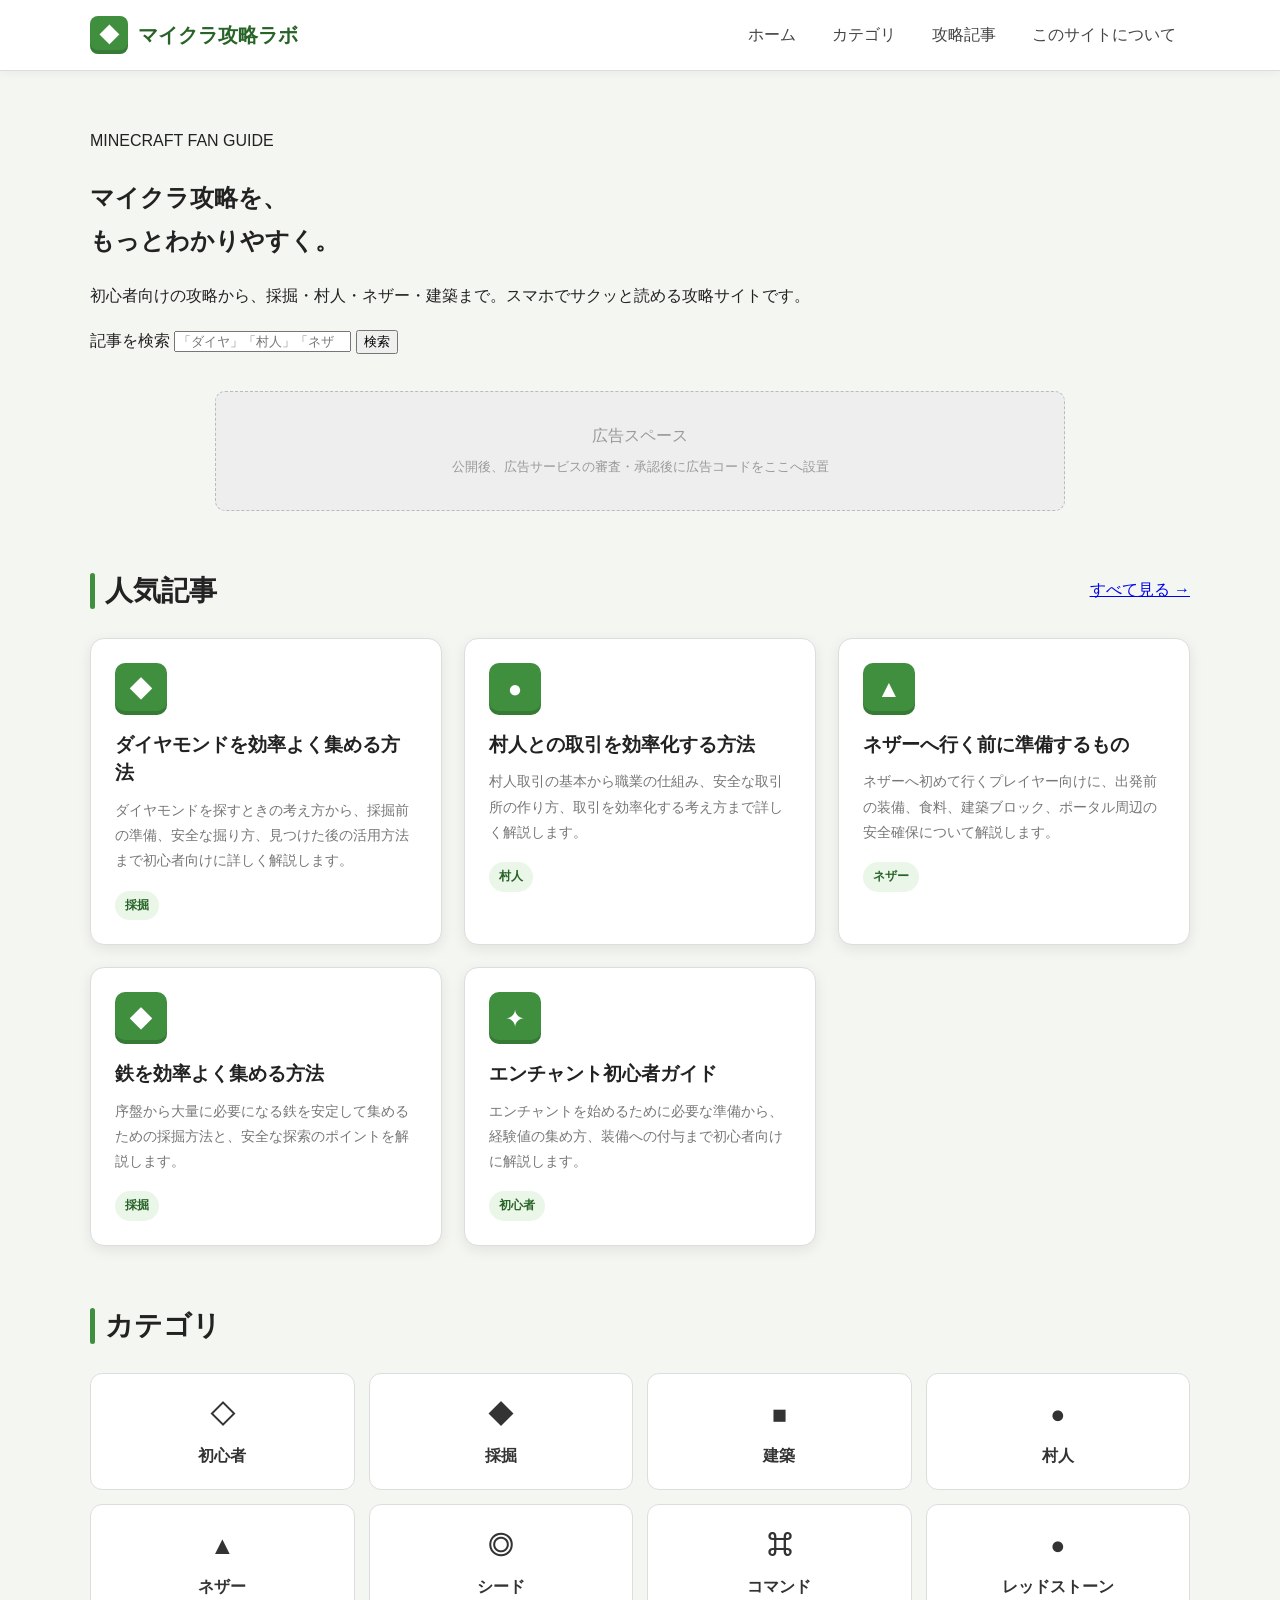
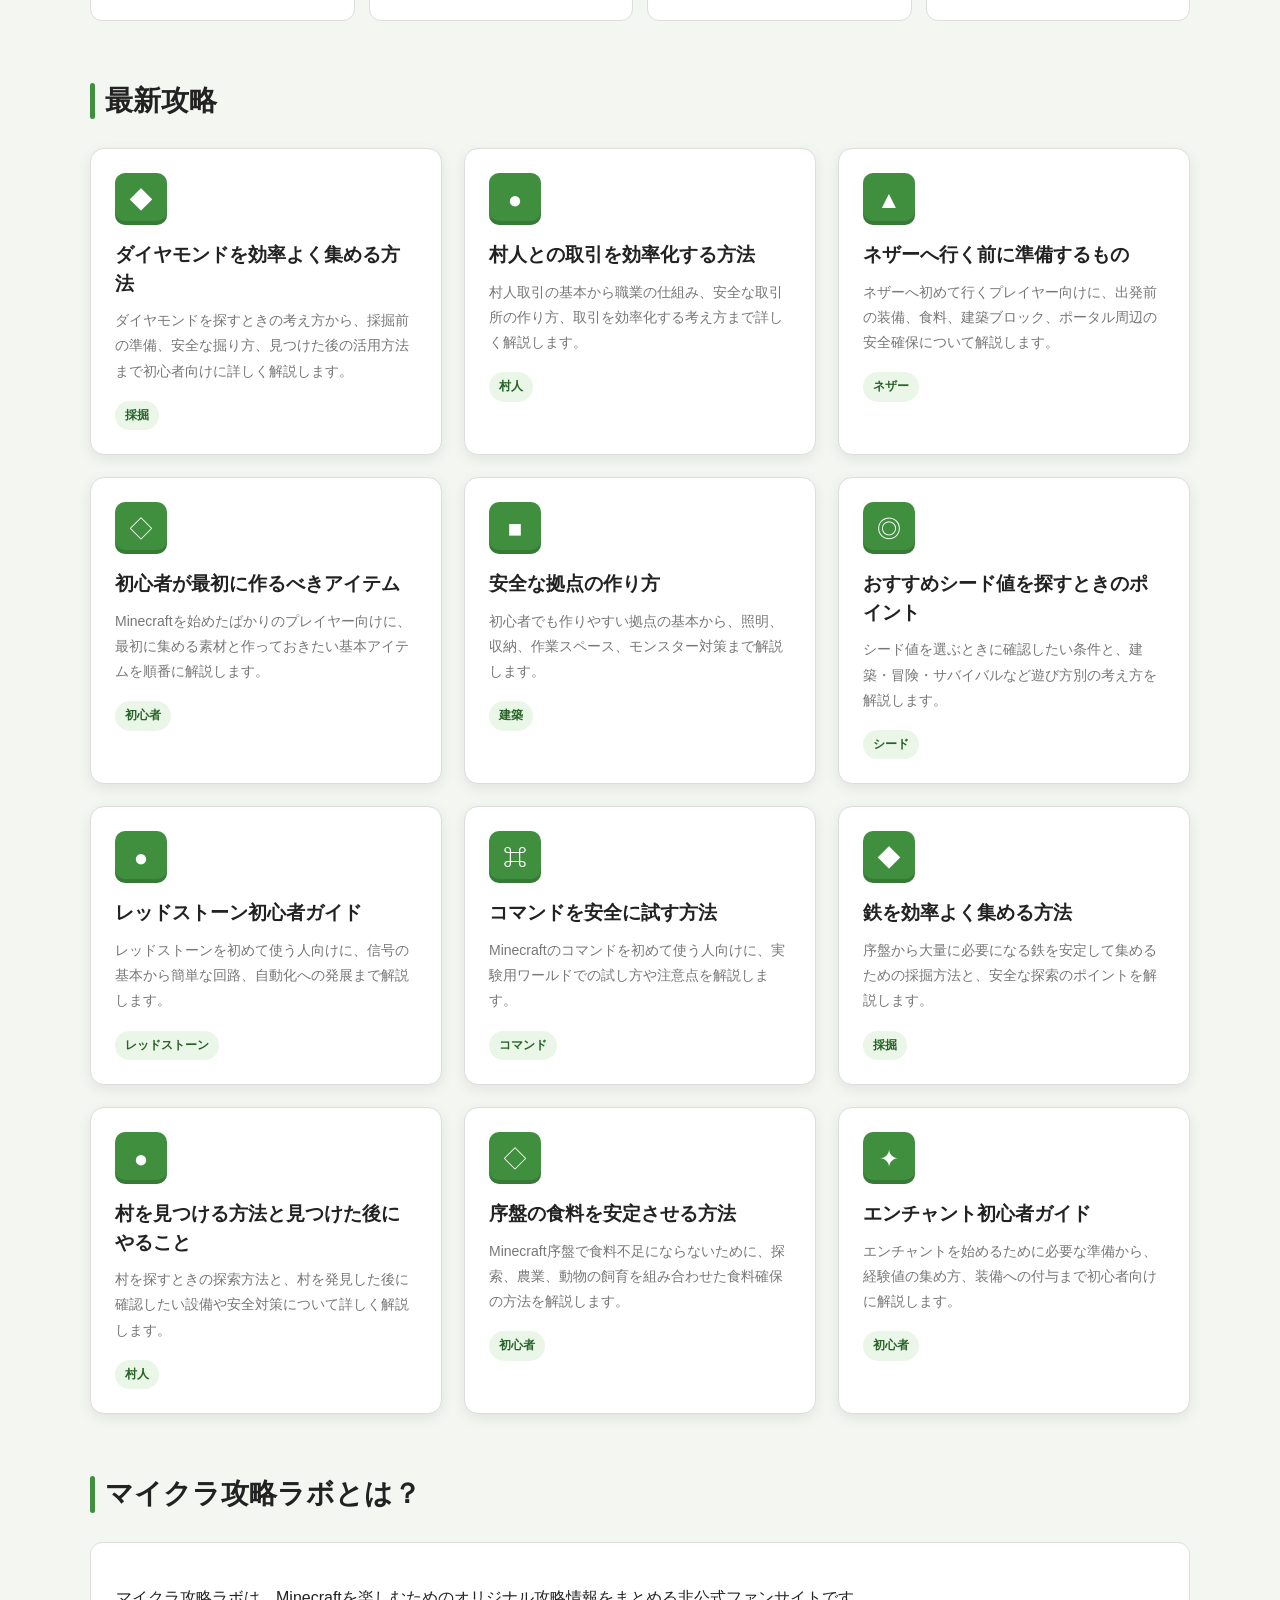
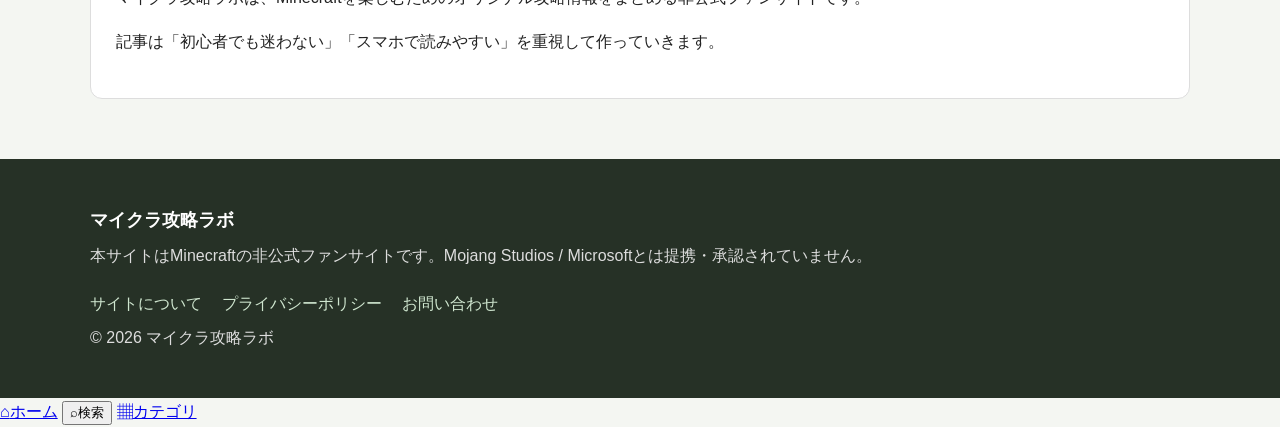
<file: index.html>
<!doctype html>
<html lang="ja">
<head>
  <meta charset="utf-8">
  <meta name="viewport" content="width=device-width,initial-scale=1">
  <meta name="description" content="マイクラ攻略ラボ。初心者向け攻略、採掘、村人、ネザー、建築、シードなどをわかりやすく紹介する非公式ファンサイトです。">
  <meta name="robots" content="index,follow">
  <meta name="theme-color" content="#2e7d32">
  <title>マイクラ攻略ラボ｜初心者から使えるMinecraft攻略サイト</title>
  <link rel="stylesheet" href="styles.css">
</head>
<body>
<header class="site-header">
  <div class="wrap header-inner">
    <a class="brand" href="./" aria-label="マイクラ攻略ラボ ホーム">
      <span class="brand-icon">◆</span><span>マイクラ攻略ラボ</span>
    </a>
    <nav class="desktop-nav" aria-label="メインナビゲーション">
      <a href="./">ホーム</a>
      <a href="#categories">カテゴリ</a>
      <a href="#latest">攻略記事</a>
      <a href="about.html">このサイトについて</a>
    </nav>
  </div>
</header>

<main class="wrap">
  <section class="hero">
    <p class="eyebrow">MINECRAFT FAN GUIDE</p>
    <h1>マイクラ攻略を、<br>もっとわかりやすく。</h1>
    <p class="hero-copy">初心者向けの攻略から、採掘・村人・ネザー・建築まで。スマホでサクッと読める攻略サイトです。</p>
    <form id="searchForm" class="search" role="search">
      <label class="sr-only" for="searchInput">記事を検索</label>
      <input id="searchInput" type="search" autocomplete="off" placeholder="「ダイヤ」「村人」「ネザー」など" />
      <button type="submit">検索</button>
    </form>
  </section>

  <section class="ad-slot" aria-label="広告">
    <span>広告スペース</span>
    <small>公開後、広告サービスの審査・承認後に広告コードをここへ設置</small>
  </section>

  <section id="searchResults" class="section hidden">
    <div class="section-head">
      <h2>検索結果</h2><button id="clearSearch" class="text-button">検索を解除</button>
    </div>
    <p id="resultMeta" class="muted"></p>
    <div id="resultGrid" class="article-grid"></div>
  </section>

  <section class="section">
    <div class="section-head"><h2>人気記事</h2><a href="#latest">すべて見る →</a></div>
    <div id="popularGrid" class="article-grid"></div>
  </section>

  <section id="categories" class="section">
    <div class="section-head"><h2>カテゴリ</h2></div>
    <div id="categoryGrid" class="category-grid"></div>
  </section>

  <section id="latest" class="section">
    <div class="section-head"><h2>最新攻略</h2></div>
    <div id="latestGrid" class="article-grid"></div>
  </section>

  <section class="section">
    <div class="section-head"><h2>マイクラ攻略ラボとは？</h2></div>
    <div class="info-card">
      <p>マイクラ攻略ラボは、Minecraftを楽しむためのオリジナル攻略情報をまとめる非公式ファンサイトです。</p>
      <p>記事は「初心者でも迷わない」「スマホで読みやすい」を重視して作っていきます。</p>
    </div>
  </section>
</main>

<footer class="site-footer">
  <div class="wrap">
    <p><strong>マイクラ攻略ラボ</strong></p>
    <p>本サイトはMinecraftの非公式ファンサイトです。Mojang Studios / Microsoftとは提携・承認されていません。</p>
    <div class="footer-links">
      <a href="about.html">サイトについて</a>
      <a href="privacy.html">プライバシーポリシー</a>
      <a href="contact.html">お問い合わせ</a>
    </div>
    <p class="copyright">© 2026 マイクラ攻略ラボ</p>
  </div>
</footer>

<nav class="bottom-nav" aria-label="スマホナビ">
  <a href="./"><span>⌂</span>ホーム</a>
  <button id="mobileSearch" type="button"><span>⌕</span>検索</button>
  <a href="#categories"><span>▦</span>カテゴリ</a>
</nav>

<script src="app.js"></script>
</body>
</html>
</file>
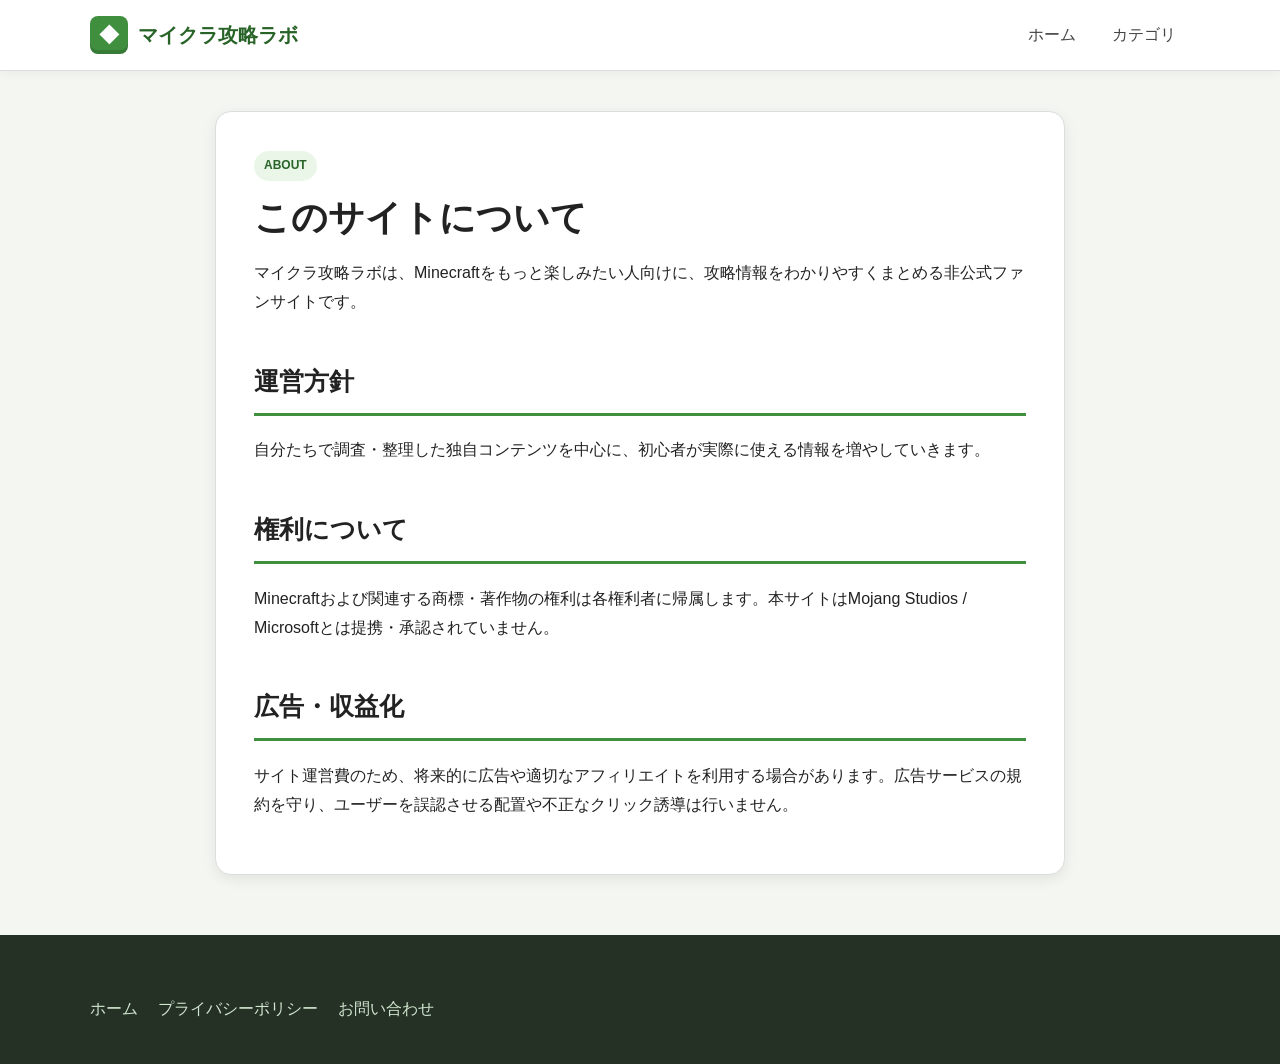
<file: about.html>
<!doctype html><html lang="ja"><head><meta charset="utf-8"><meta name="viewport" content="width=device-width,initial-scale=1"><title>このサイトについて｜マイクラ攻略ラボ</title><link rel="stylesheet" href="styles.css"></head><body>
<header class="site-header"><div class="wrap header-inner"><a class="brand" href="./"><span class="brand-icon">◆</span><span>マイクラ攻略ラボ</span></a><nav class="desktop-nav"><a href="./">ホーム</a><a href="./#categories">カテゴリ</a></nav></div></header>
<main class="wrap"><article class="article-page"><span class="tag">ABOUT</span><h1>このサイトについて</h1><p>マイクラ攻略ラボは、Minecraftをもっと楽しみたい人向けに、攻略情報をわかりやすくまとめる非公式ファンサイトです。</p><h2>運営方針</h2><p>自分たちで調査・整理した独自コンテンツを中心に、初心者が実際に使える情報を増やしていきます。</p><h2>権利について</h2><p>Minecraftおよび関連する商標・著作物の権利は各権利者に帰属します。本サイトはMojang Studios / Microsoftとは提携・承認されていません。</p><h2>広告・収益化</h2><p>サイト運営費のため、将来的に広告や適切なアフィリエイトを利用する場合があります。広告サービスの規約を守り、ユーザーを誤認させる配置や不正なクリック誘導は行いません。</p></article></main>
<footer class="site-footer"><div class="wrap"><div class="footer-links"><a href="./">ホーム</a><a href="privacy.html">プライバシーポリシー</a><a href="contact.html">お問い合わせ</a></div></div></footer></body></html>
</file>
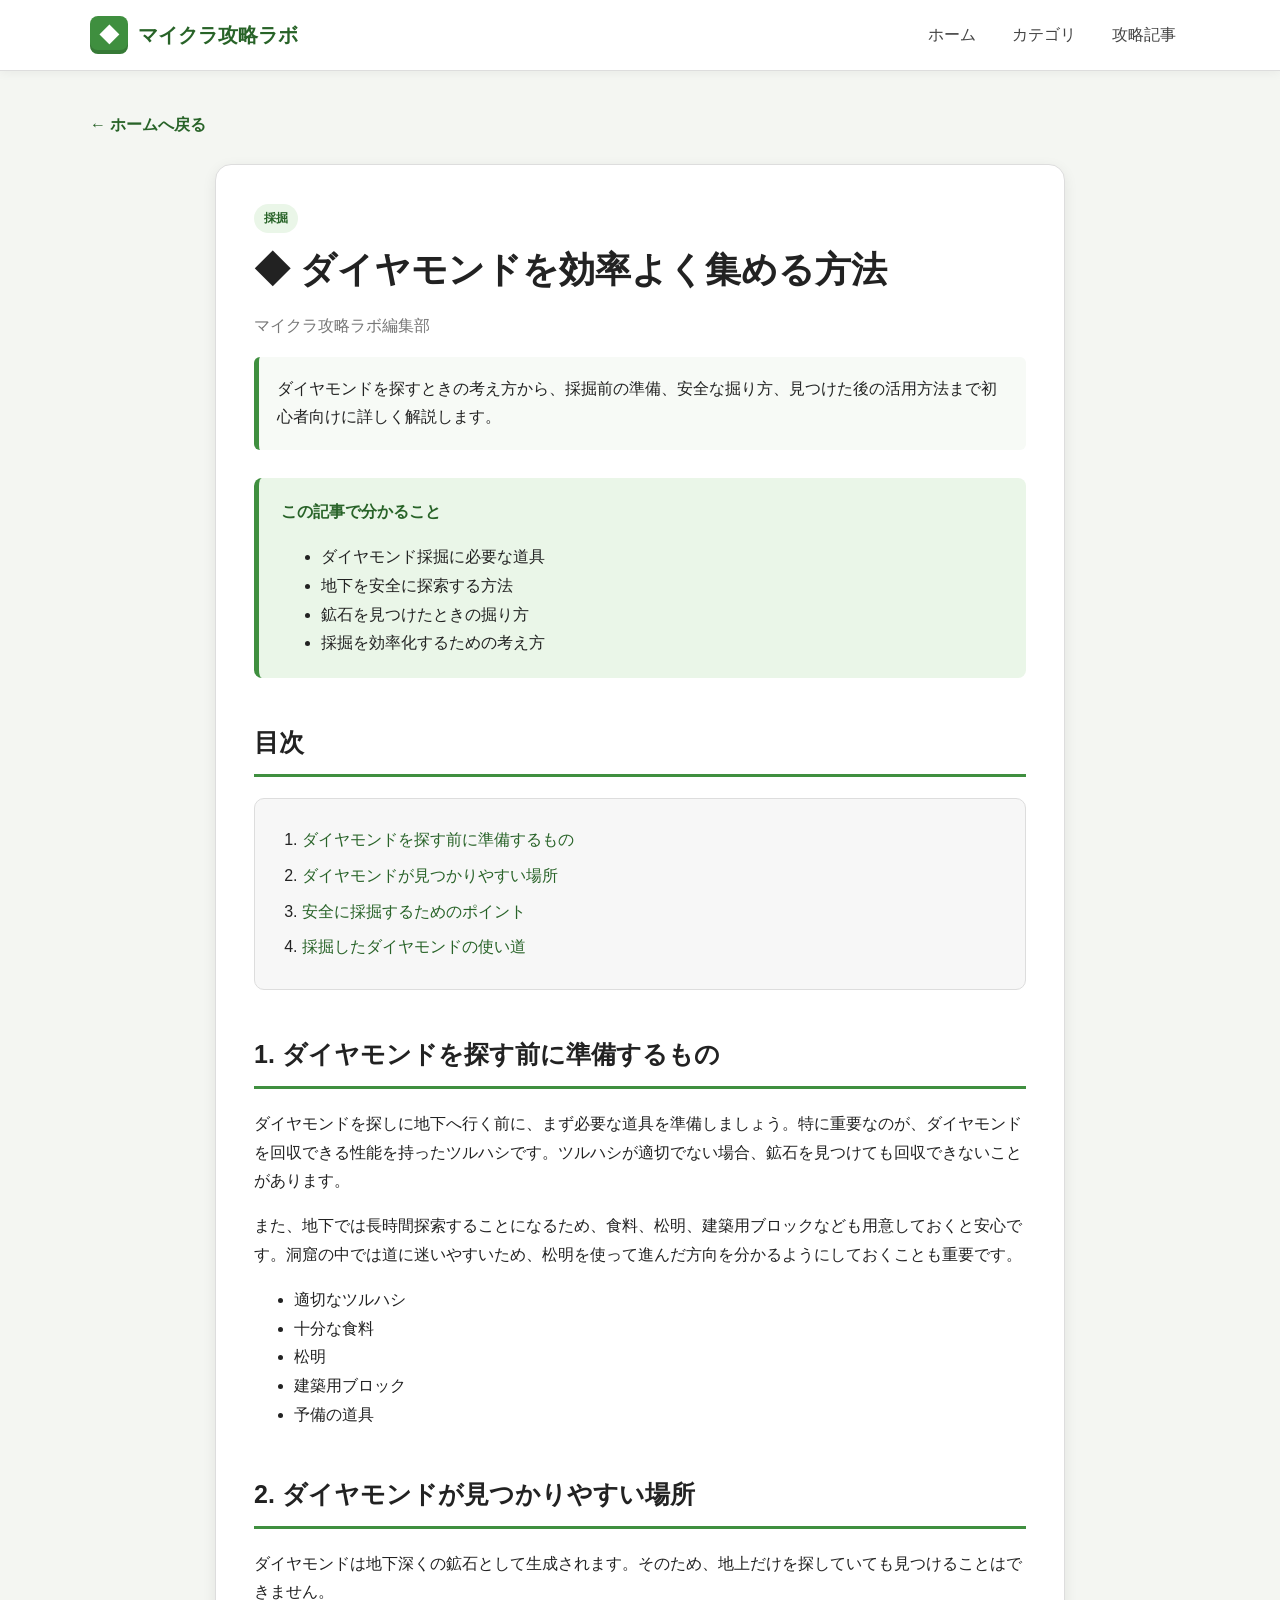
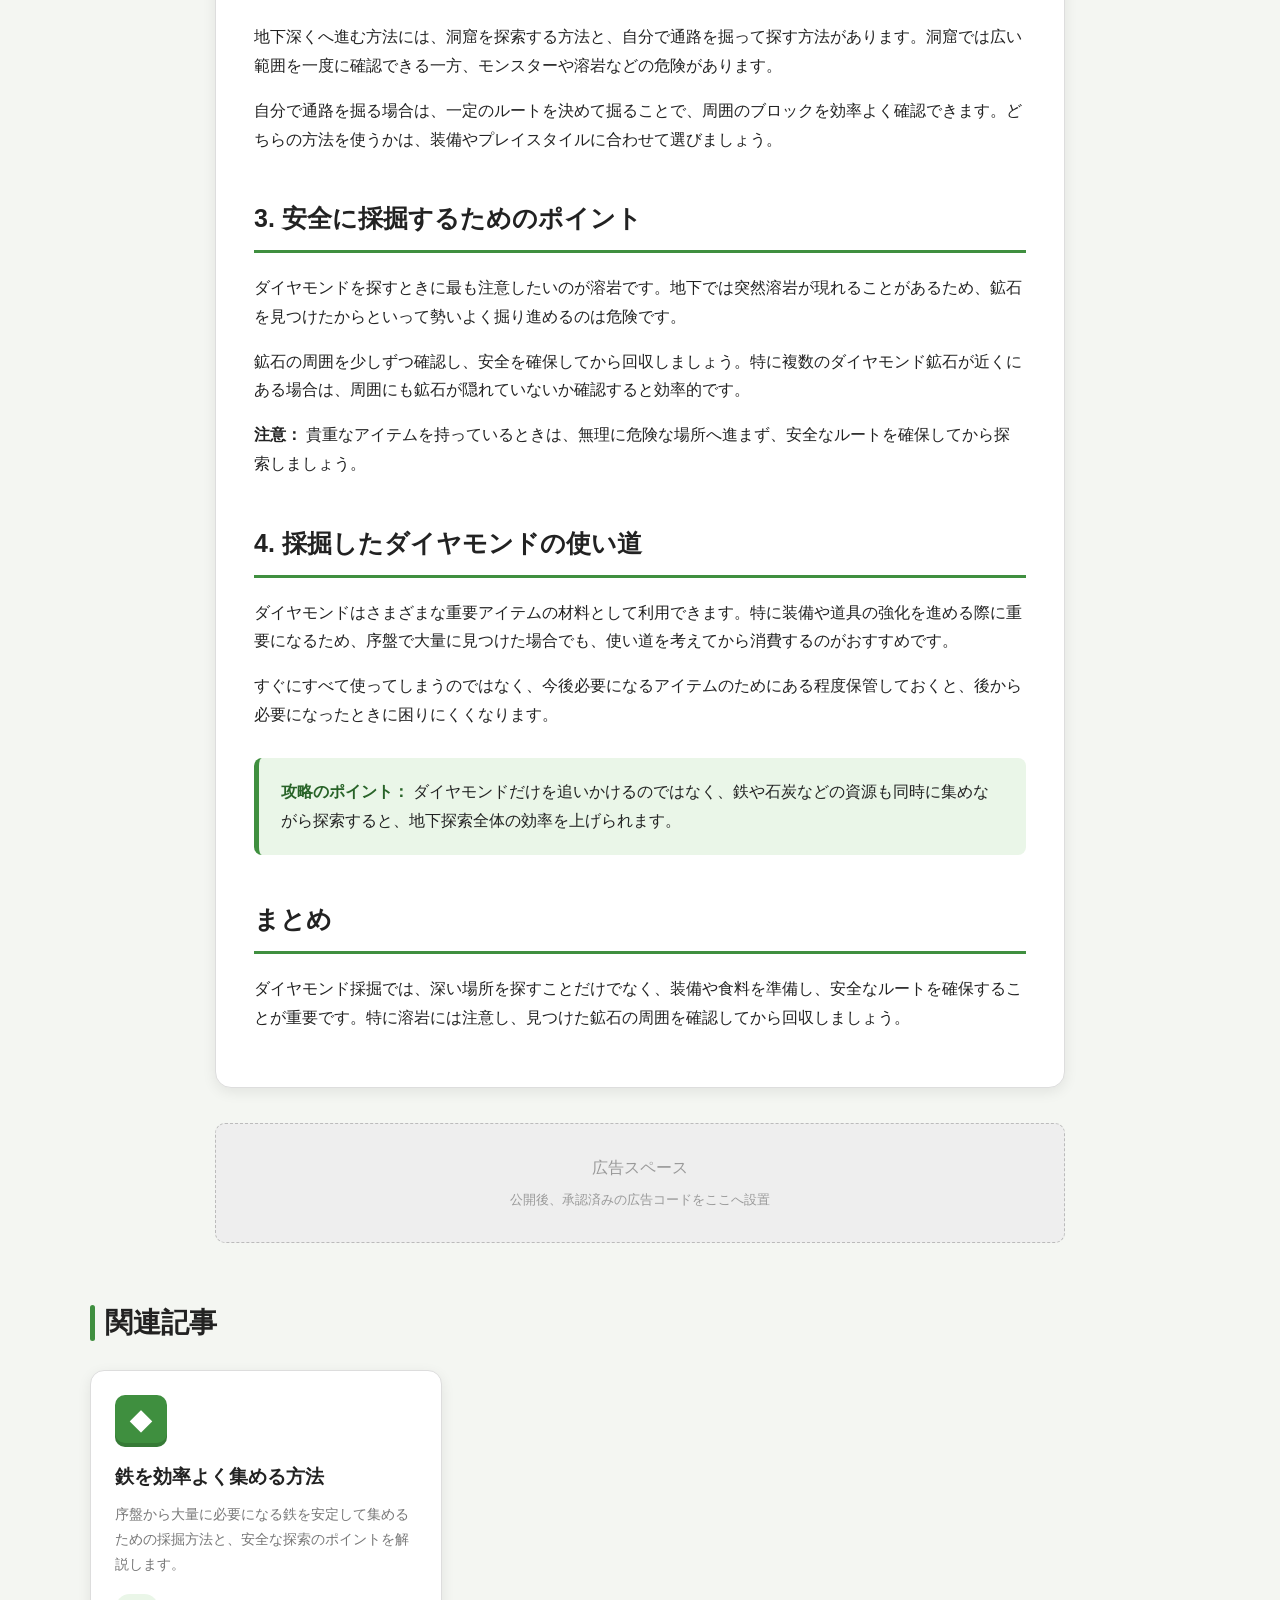
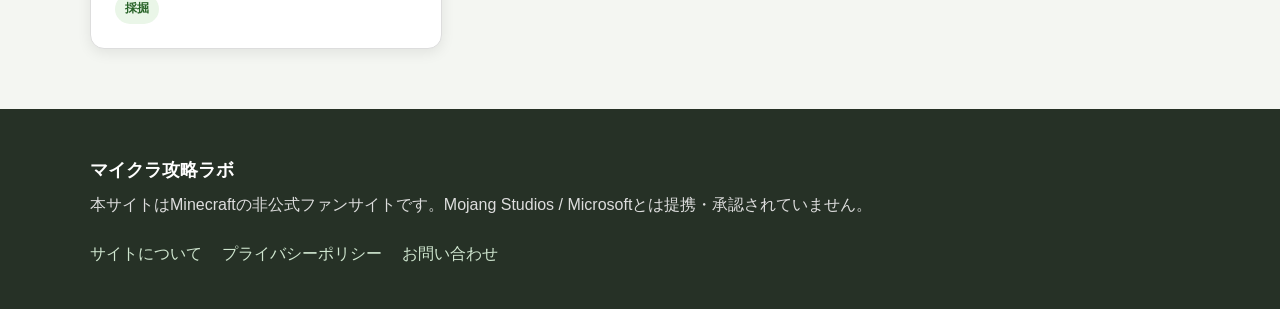
<file: article.html>
<!doctype html>
<html lang="ja">
<head>
  <meta charset="utf-8"><meta name="viewport" content="width=device-width,initial-scale=1">
  <meta name="description" content="マイクラ攻略ラボの記事">
  <title>攻略記事 | マイクラ攻略ラボ</title>
  <link rel="stylesheet" href="styles.css">
</head>
<body>
<header class="site-header"><div class="wrap header-inner"><a class="brand" href="./"><span class="brand-icon">◆</span><span>マイクラ攻略ラボ</span></a><nav class="desktop-nav"><a href="./">ホーム</a><a href="./#categories">カテゴリ</a><a href="./#latest">攻略記事</a></nav></div></header>
<main class="wrap">
<a class="back" href="./">← ホームへ戻る</a>
<article id="article" class="article-page"></article>
<section class="ad-slot" aria-label="広告"><span>広告スペース</span><small>公開後、承認済みの広告コードをここへ設置</small></section>
<section class="section"><div class="section-head"><h2>関連記事</h2></div><div id="related" class="article-grid"></div></section>
</main>
<footer class="site-footer"><div class="wrap"><p><strong>マイクラ攻略ラボ</strong></p><p>本サイトはMinecraftの非公式ファンサイトです。Mojang Studios / Microsoftとは提携・承認されていません。</p><div class="footer-links"><a href="about.html">サイトについて</a><a href="privacy.html">プライバシーポリシー</a><a href="contact.html">お問い合わせ</a></div></div></footer>
<script src="app.js"></script>
<script>
const id=Number(new URLSearchParams(location.search).get("id"))||1;
const a=articles.find(x=>x.id===id)||articles[0];
document.title=`${a.title}｜マイクラ攻略ラボ`;
document.querySelector('meta[name="description"]').content=a.desc;
document.getElementById("article").innerHTML=`
<span class="tag">${a.cat}</span>

<h1>${a.icon} ${a.title}</h1>

<p class="muted">マイクラ攻略ラボ編集部</p>

<p class="article-lead">${a.desc}</p>

<div class="tip">
<strong>この記事で分かること</strong>
<ul>
${a.points.map(x => `<li>${x}</li>`).join("")}
</ul>
</div>

<h2>目次</h2>

<div class="article-toc">
<ol>
${a.sections.map((s,i) => `<li><a href="#section-${i}">${s.title}</a></li>`).join("")}
</ol>
</div>

${a.sections.map((s,i) => `
<section id="section-${i}">
<h2>${i + 1}. ${s.title}</h2>
${s.content}
</section>
`).join("")}

<div class="tip">
<strong>攻略のポイント：</strong>
${a.tip}
</div>

<h2>まとめ</h2>

<p>${a.summary}</p>
`;
const rel=articles.filter(x=>x.id!==a.id && x.cat===a.cat).slice(0,3);
document.getElementById("related").innerHTML=(rel.length?rel:articles.filter(x=>x.id!==a.id).slice(0,3)).map(card).join("");
</script>
</body>
</html>
</file>
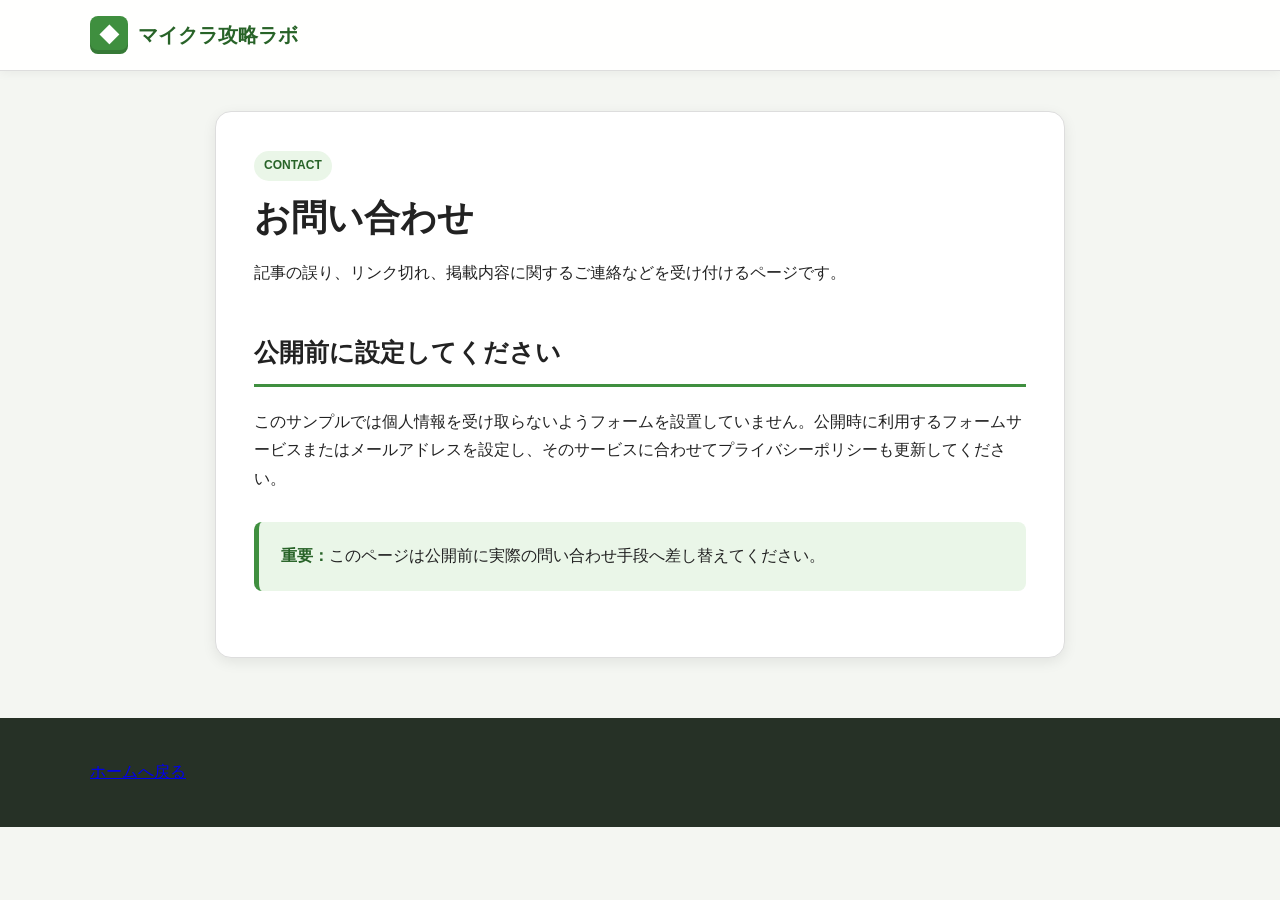
<file: contact.html>
<!doctype html><html lang="ja"><head><meta charset="utf-8"><meta name="viewport" content="width=device-width,initial-scale=1"><title>お問い合わせ｜マイクラ攻略ラボ</title><link rel="stylesheet" href="styles.css"></head><body>
<header class="site-header"><div class="wrap header-inner"><a class="brand" href="./"><span class="brand-icon">◆</span><span>マイクラ攻略ラボ</span></a></div></header>
<main class="wrap"><article class="article-page"><span class="tag">CONTACT</span><h1>お問い合わせ</h1><p>記事の誤り、リンク切れ、掲載内容に関するご連絡などを受け付けるページです。</p><h2>公開前に設定してください</h2><p>このサンプルでは個人情報を受け取らないようフォームを設置していません。公開時に利用するフォームサービスまたはメールアドレスを設定し、そのサービスに合わせてプライバシーポリシーも更新してください。</p><div class="tip"><strong>重要：</strong>このページは公開前に実際の問い合わせ手段へ差し替えてください。</div></article></main>
<footer class="site-footer"><div class="wrap"><a href="./">ホームへ戻る</a></div></footer></body></html>
</file>
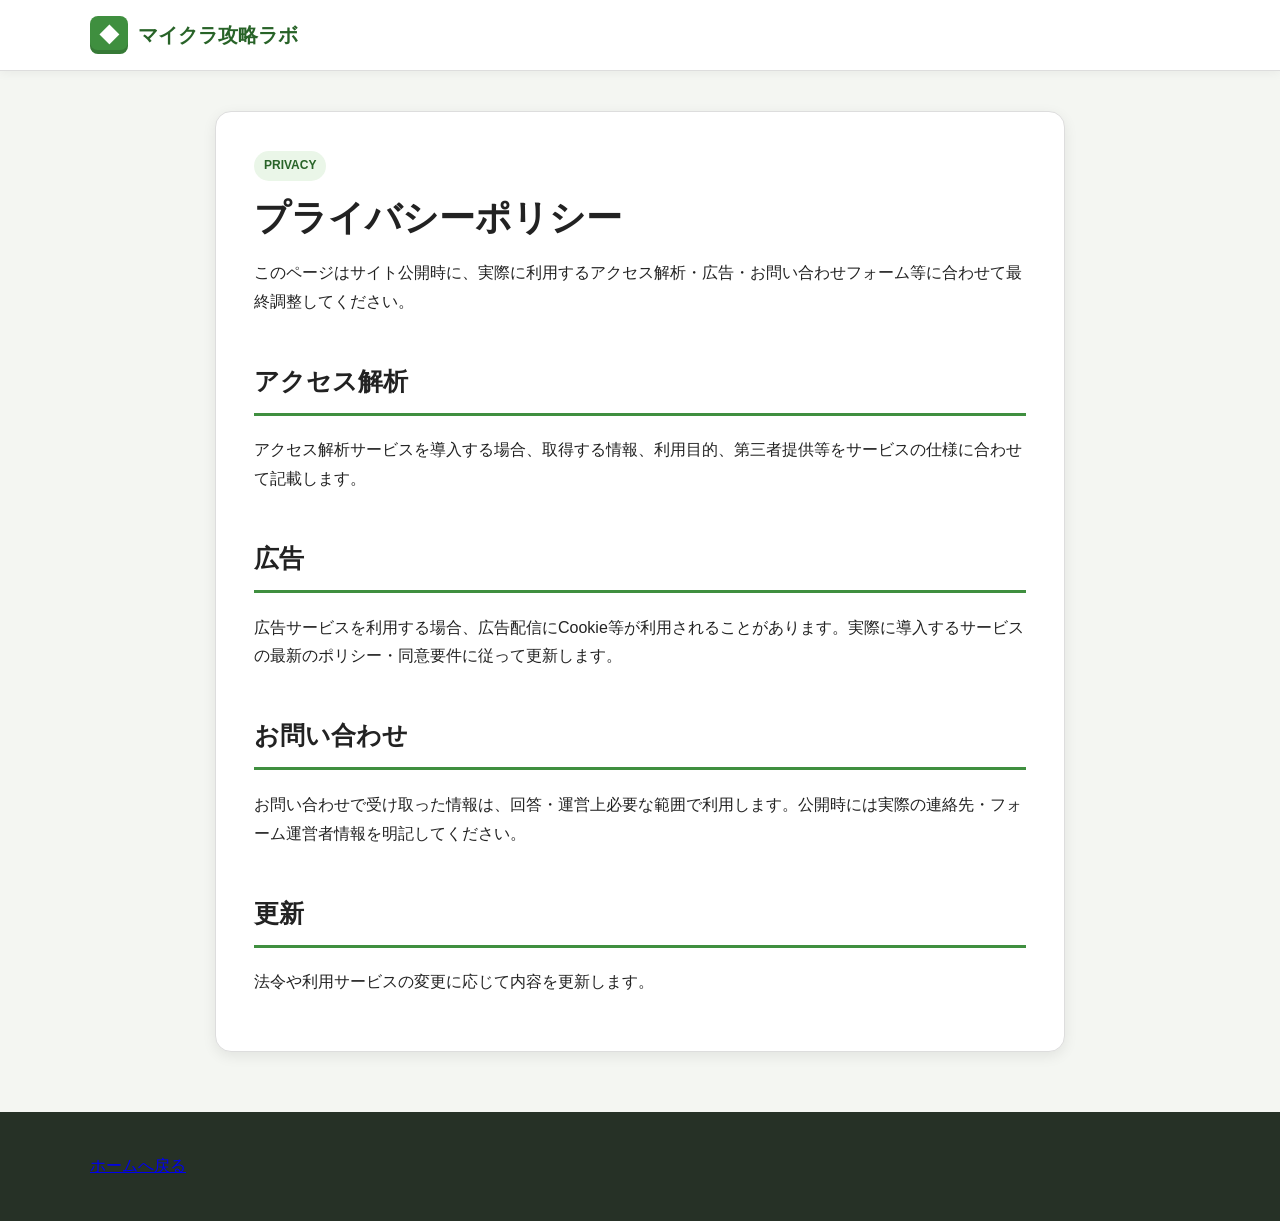
<file: privacy.html>
<!doctype html><html lang="ja"><head><meta charset="utf-8"><meta name="viewport" content="width=device-width,initial-scale=1"><title>プライバシーポリシー｜マイクラ攻略ラボ</title><link rel="stylesheet" href="styles.css"></head><body>
<header class="site-header"><div class="wrap header-inner"><a class="brand" href="./"><span class="brand-icon">◆</span><span>マイクラ攻略ラボ</span></a></div></header>
<main class="wrap"><article class="article-page"><span class="tag">PRIVACY</span><h1>プライバシーポリシー</h1><p>このページはサイト公開時に、実際に利用するアクセス解析・広告・お問い合わせフォーム等に合わせて最終調整してください。</p><h2>アクセス解析</h2><p>アクセス解析サービスを導入する場合、取得する情報、利用目的、第三者提供等をサービスの仕様に合わせて記載します。</p><h2>広告</h2><p>広告サービスを利用する場合、広告配信にCookie等が利用されることがあります。実際に導入するサービスの最新のポリシー・同意要件に従って更新します。</p><h2>お問い合わせ</h2><p>お問い合わせで受け取った情報は、回答・運営上必要な範囲で利用します。公開時には実際の連絡先・フォーム運営者情報を明記してください。</p><h2>更新</h2><p>法令や利用サービスの変更に応じて内容を更新します。</p></article></main>
<footer class="site-footer"><div class="wrap"><a href="./">ホームへ戻る</a></div></footer></body></html>
</file>
<file: styles.css>
:root {
  --green: #3f8f3f;
  --green-dark: #286328;
  --green-light: #eaf6e8;
  --brown: #795548;
  --brown-dark: #51382e;
  --stone: #555;
  --bg: #f4f6f2;
  --white: #ffffff;
  --text: #222;
  --muted: #777;
  --border: #ddd;
  --shadow: 0 4px 14px rgba(0, 0, 0, 0.08);
  --shadow-hover: 0 8px 22px rgba(0, 0, 0, 0.14);
}

* {
  box-sizing: border-box;
}

html {
  scroll-behavior: smooth;
}

body {
  margin: 0;
  font-family:
    "Noto Sans JP",
    "Yu Gothic",
    "Meiryo",
    sans-serif;
  color: var(--text);
  background: var(--bg);
  line-height: 1.8;
}

/* 全体 */

.wrap {
  width: min(1100px, calc(100% - 32px));
  margin: 0 auto;
}

/* ヘッダー */

.site-header {
  position: sticky;
  top: 0;
  z-index: 100;
  background: rgba(255, 255, 255, 0.96);
  border-bottom: 1px solid var(--border);
  box-shadow: 0 2px 10px rgba(0, 0, 0, 0.05);
}

.header-inner {
  min-height: 70px;
  display: flex;
  align-items: center;
  justify-content: space-between;
  gap: 20px;
}

.brand {
  display: flex;
  align-items: center;
  gap: 10px;
  color: var(--green-dark);
  text-decoration: none;
  font-size: 20px;
  font-weight: 800;
}

.brand-icon {
  width: 38px;
  height: 38px;
  display: grid;
  place-items: center;
  color: white;
  background: var(--green);
  border-radius: 8px;
  box-shadow: inset 0 -4px rgba(0, 0, 0, 0.15);
}

.desktop-nav {
  display: flex;
  gap: 8px;
}

.desktop-nav a {
  padding: 8px 14px;
  color: #444;
  text-decoration: none;
  border-radius: 8px;
  transition: 0.2s;
}

.desktop-nav a:hover {
  color: white;
  background: var(--green);
}

/* メイン */

main {
  padding-top: 40px;
  padding-bottom: 60px;
}

/* 戻るリンク */

.back {
  display: inline-flex;
  margin-bottom: 24px;
  color: var(--green-dark);
  text-decoration: none;
  font-weight: 700;
}

.back:hover {
  text-decoration: underline;
}

/* セクション */

.section {
  margin-top: 55px;
}

.section-head {
  display: flex;
  align-items: center;
  justify-content: space-between;
  margin-bottom: 22px;
}

.section-head h2 {
  position: relative;
  margin: 0;
  padding-left: 15px;
  font-size: 28px;
}

.section-head h2::before {
  content: "";
  position: absolute;
  left: 0;
  top: 7px;
  bottom: 7px;
  width: 5px;
  background: var(--green);
  border-radius: 5px;
}

/* 記事カード */

.article-grid {
  display: grid;
  grid-template-columns: repeat(3, 1fr);
  gap: 22px;
}

.card {
  position: relative;
  display: block;
  padding: 24px;
  color: var(--text);
  text-decoration: none;
  background: var(--white);
  border: 1px solid var(--border);
  border-radius: 14px;
  box-shadow: var(--shadow);
  transition:
    transform 0.2s,
    box-shadow 0.2s,
    border-color 0.2s;
}

.card:hover {
  transform: translateY(-5px);
  border-color: var(--green);
  box-shadow: var(--shadow-hover);
}

.card-icon {
  width: 52px;
  height: 52px;
  display: grid;
  place-items: center;
  margin-bottom: 16px;
  color: white;
  background: var(--green);
  border-radius: 10px;
  font-size: 24px;
  box-shadow: inset 0 -4px rgba(0, 0, 0, 0.15);
}

.card h3 {
  margin: 0 0 10px;
  font-size: 19px;
  line-height: 1.5;
}

.card p {
  margin: 0 0 16px;
  color: var(--muted);
  font-size: 14px;
}

/* タグ */

.tag {
  display: inline-block;
  padding: 4px 10px;
  color: var(--green-dark);
  background: var(--green-light);
  border-radius: 999px;
  font-size: 12px;
  font-weight: 700;
}

/* カテゴリ */

.category-grid {
  display: grid;
  grid-template-columns: repeat(4, 1fr);
  gap: 14px;
}

.category {
  padding: 18px 12px;
  border: 1px solid var(--border);
  border-radius: 12px;
  background: white;
  color: #333;
  font: inherit;
  font-weight: 700;
  cursor: pointer;
  transition: 0.2s;
}

.category:hover {
  color: white;
  background: var(--green);
  border-color: var(--green);
  transform: translateY(-3px);
}

.category-icon {
  display: block;
  margin-bottom: 5px;
  font-size: 25px;
}

/* 記事ページ */

.article-page {
  max-width: 850px;
  margin: 0 auto;
  padding: 38px;
  background: white;
  border: 1px solid var(--border);
  border-radius: 16px;
  box-shadow: var(--shadow);
}

.article-page h1 {
  margin: 12px 0 10px;
  font-size: 36px;
  line-height: 1.4;
}

.article-page h2 {
  margin-top: 42px;
  padding-bottom: 9px;
  border-bottom: 3px solid var(--green);
  font-size: 25px;
}

.article-page p {
  font-size: 16px;
}

.article-lead {
  padding: 18px;
  background: #f7faf6;
  border-left: 5px solid var(--green);
  border-radius: 6px;
}

/* 目次 */

.article-toc {
  padding: 20px 25px;
  background: #f7f7f7;
  border: 1px solid var(--border);
  border-radius: 10px;
}

.article-toc ol {
  margin: 0;
  padding-left: 22px;
}

.article-toc li {
  margin: 7px 0;
}

.article-toc a {
  color: var(--green-dark);
  text-decoration: none;
}

.article-toc a:hover {
  text-decoration: underline;
}

/* ポイントボックス */

.tip {
  margin: 28px 0;
  padding: 20px 22px;
  background: var(--green-light);
  border-left: 5px solid var(--green);
  border-radius: 8px;
}

.tip strong {
  color: var(--green-dark);
}

.tip ul {
  margin-bottom: 0;
}

/* 補足 */

.muted {
  color: var(--muted);
  font-size: 14px;
}

/* 広告 */

.ad-slot {
  max-width: 850px;
  min-height: 120px;
  margin: 35px auto;
  display: flex;
  flex-direction: column;
  align-items: center;
  justify-content: center;
  color: #999;
  background: #eee;
  border: 1px dashed #bbb;
  border-radius: 10px;
  text-align: center;
}

.ad-slot small {
  margin-top: 5px;
}

/* 検索結果 */

.hidden {
  display: none;
}

.info-card {
  padding: 25px;
  background: white;
  border: 1px solid var(--border);
  border-radius: 12px;
}

/* フッター */

.site-footer {
  padding: 40px 0;
  color: #ddd;
  background: #263126;
}

.site-footer p {
  margin: 5px 0;
}

.site-footer strong {
  color: white;
  font-size: 18px;
}

.footer-links {
  display: flex;
  gap: 20px;
  margin-top: 20px;
}

.footer-links a {
  color: #cfe6cf;
  text-decoration: none;
}

.footer-links a:hover {
  text-decoration: underline;
}

/* スマホ */

@media (max-width: 800px) {
  .article-grid {
    grid-template-columns: repeat(2, 1fr);
  }

  .category-grid {
    grid-template-columns: repeat(2, 1fr);
  }

  .article-page {
    padding: 25px;
  }

  .article-page h1 {
    font-size: 28px;
  }

  .desktop-nav {
    display: none;
  }
}

@media (max-width: 560px) {
  .wrap {
    width: min(100% - 20px, 1100px);
  }

  main {
    padding-top: 25px;
  }

  .article-grid {
    grid-template-columns: 1fr;
  }

  .category-grid {
    grid-template-columns: repeat(2, 1fr);
  }

  .article-page {
    padding: 20px;
    border-radius: 10px;
  }

  .article-page h1 {
    font-size: 24px;
  }

  .section-head h2 {
    font-size: 23px;
  }

  .card {
    padding: 20px;
  }
}
/* =========================
   記事カード
   ========================= */

.article-card {
  background: #ffffff;
  border-radius: 16px;
  overflow: hidden;
  border: 1px solid #e5e7eb;
  transition: transform 0.2s ease, box-shadow 0.2s ease;
}

.article-card:hover {
  transform: translateY(-5px);
  box-shadow: 0 10px 25px rgba(0, 0, 0, 0.12);
}

.article-card-link {
  display: block;
  color: inherit;
  text-decoration: none;
}

.article-card-image {
  width: 100%;
  height: 200px;
  overflow: hidden;
  background: #f1f5f9;
}

.article-card-image img {
  width: 100%;
  height: 100%;
  object-fit: cover;
  display: block;
  transition: transform 0.3s ease;
}

.article-card:hover .article-card-image img {
  transform: scale(1.05);
}

.article-card-content {
  padding: 20px;
}

.article-card-category {
  display: inline-block;
  padding: 5px 10px;
  margin-bottom: 10px;
  border-radius: 999px;
  background: #e8f5e9;
  color: #2e7d32;
  font-size: 13px;
  font-weight: bold;
}

.article-card h3 {
  margin: 5px 0 10px;
  font-size: 20px;
  line-height: 1.5;
}

.article-card p {
  margin: 0 0 15px;
  color: #666;
  line-height: 1.7;
}

.read-more {
  font-weight: bold;
  color: #2e7d32;
}


/* =========================
   スマホ対応
   ========================= */

@media (max-width: 768px) {

  .article-card-image {
    height: 180px;
  }

  .article-card-content {
    padding: 16px;
  }

  .article-card h3 {
    font-size: 18px;
  }

}
</file>
